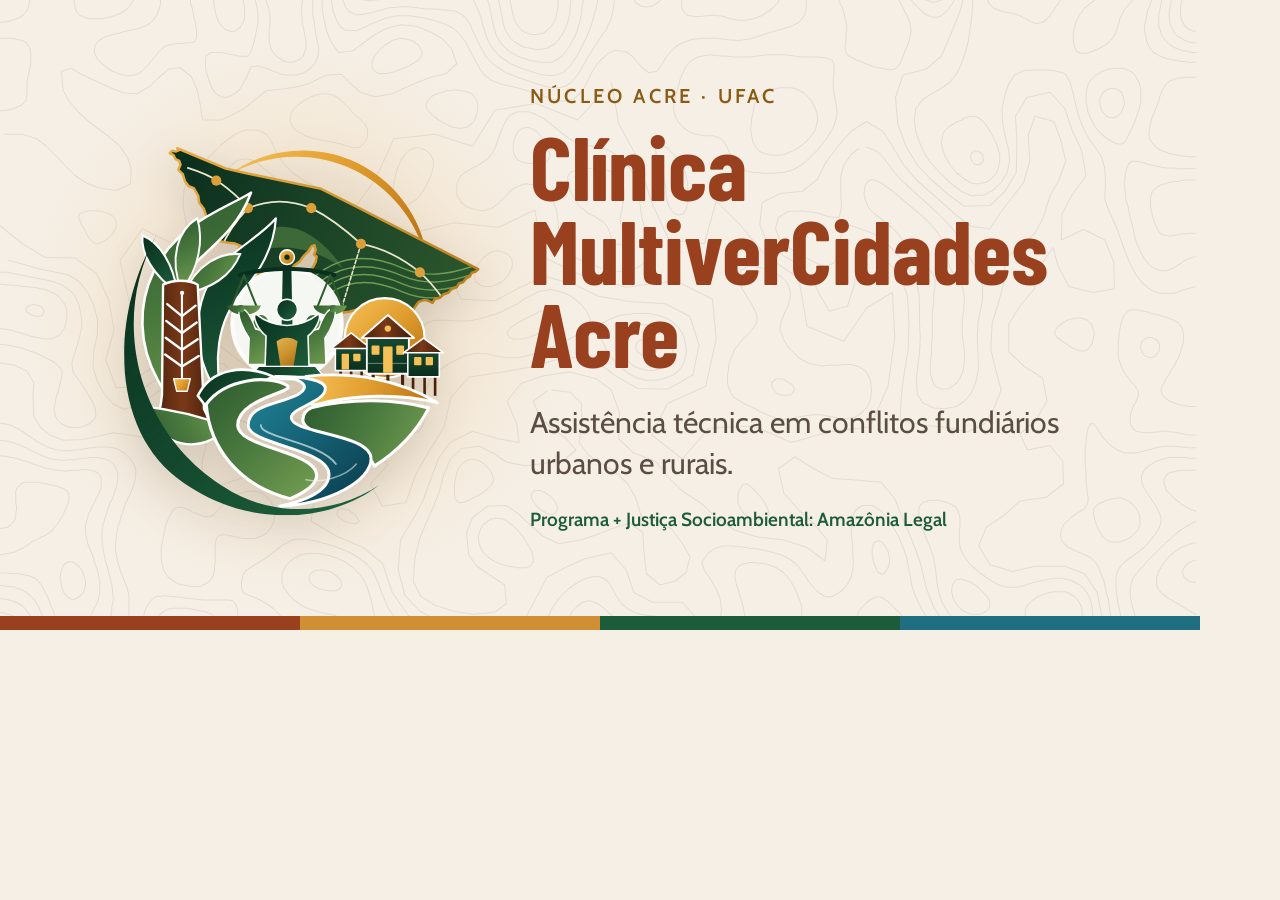
<file: ferramentas/og.html>
<!DOCTYPE html>
<!-- Molde da imagem de prévia em redes sociais (assets/img/og.jpg, 1200 x 630).
     Para refazer: sirva a pasta site_clinica (python -m http.server 8765), abra
     http://localhost:8765/ferramentas/og.html numa janela de 1200 x 630 e salve a captura
     como assets/img/og.jpg. Passo a passo no README. -->
<html lang="pt-BR">
<head>
  <meta charset="utf-8">
  <meta name="robots" content="noindex">
  <title>Molde da imagem de prévia (og.jpg)</title>
  <style>
    @font-face { font-family: "Cabin"; src: url("../assets/fonts/cabin-latin-wght.woff2") format("woff2"); font-weight: 400 700; }
    @font-face { font-family: "Barlow Condensed"; src: url("../assets/fonts/barlow-condensed-latin-700.woff2") format("woff2"); font-weight: 700; }
    html, body { margin: 0; width: 1200px; height: 630px; overflow: hidden; }
    body { position: relative; background: #F5EFE6; font-family: "Cabin", sans-serif; }
    .curvas { position: absolute; inset: 0; background: #5C4D42; opacity: .11;
      -webkit-mask: url("../assets/img/curvas.svg") center / cover no-repeat;
      mask: url("../assets/img/curvas.svg") center / cover no-repeat; }
    .brilho { position: absolute; left: 10px; top: 30px; width: 580px; height: 580px; border-radius: 50%;
      background: radial-gradient(circle, rgb(240 194 122 / .30) 0%, rgb(240 194 122 / .14) 42%, rgb(240 194 122 / 0) 68%); }
    .logo { position: absolute; left: 76px; top: 106px; width: 420px; height: 420px;
      filter: drop-shadow(0 14px 22px rgb(43 33 27 / .16)); }
    .texto { position: absolute; left: 530px; top: 84px; width: 630px; }
    .sobre { margin: 0 0 16px; font-size: 20px; font-weight: 600; letter-spacing: .16em; color: #8A5A12; }
    h1 { margin: 0 0 28px; font-family: "Barlow Condensed", sans-serif; font-weight: 700; font-size: 90px;
      line-height: .93; color: #99401F; }
    .lead { margin: 0 0 24px; font-size: 30px; line-height: 1.35; color: #5C4D42; }
    .programa { margin: 0; font-size: 19px; font-weight: 600; color: #1D5C3A; }
    .faixa { position: absolute; left: 0; right: 0; bottom: 0; height: 14px; display: flex; }
    .faixa span { flex: 1; }
  </style>
</head>
<body>
  <div class="curvas"></div>
  <div class="brilho"></div>
  <img class="logo" src="../assets/img/logo.svg" alt="">
  <div class="texto">
    <p class="sobre">NÚCLEO ACRE · UFAC</p>
    <h1>Clínica<br>MultiverCidades<br>Acre</h1>
    <p class="lead">Assistência técnica em conflitos fundiários urbanos e rurais.</p>
    <p class="programa">Programa + Justiça Socioambiental: Amazônia Legal</p>
  </div>
  <div class="faixa"><span style="background:#99401F"></span><span style="background:#D08F33"></span><span style="background:#1D5C3A"></span><span style="background:#1F6F80"></span></div>
</body>
</html>
</file>
